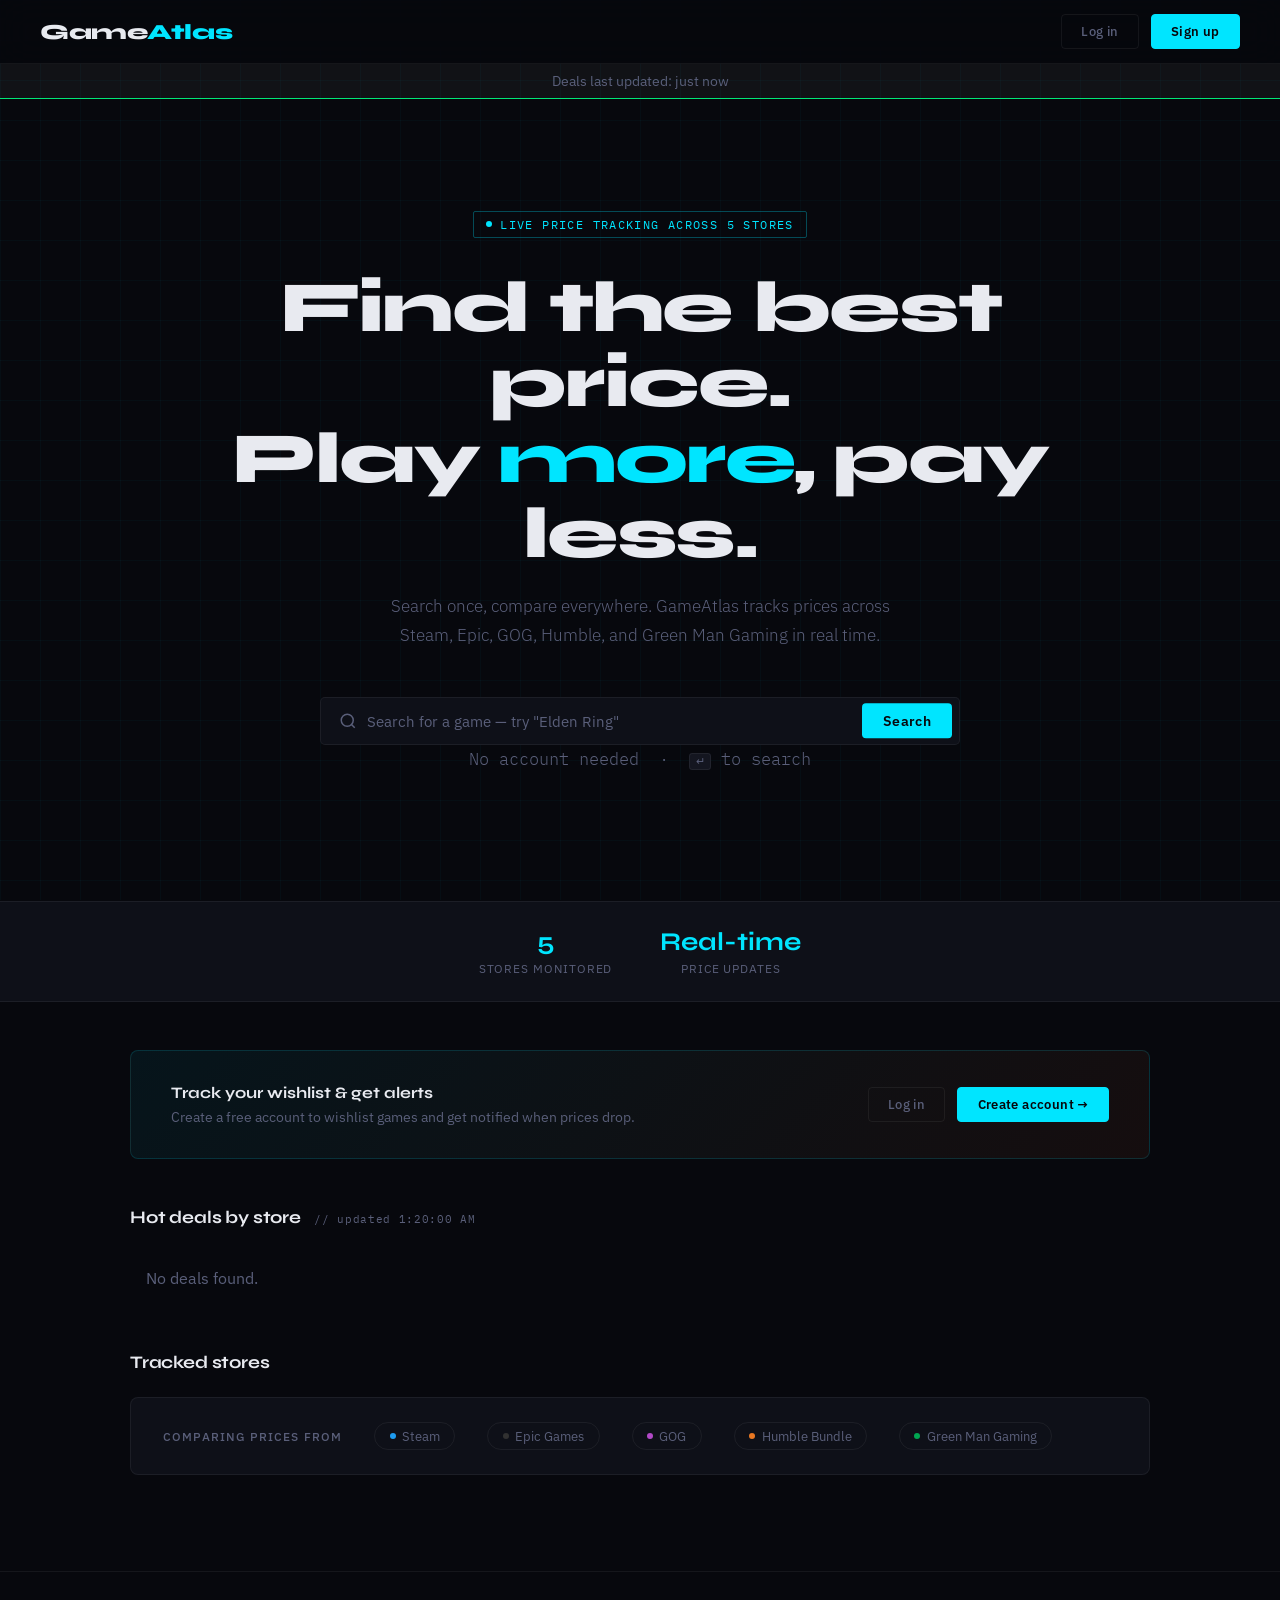
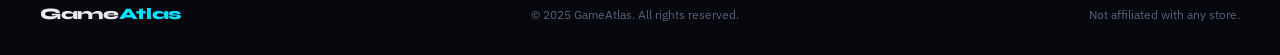
<file: IT340-Website/index.html>
<!DOCTYPE html>
<html lang="en">
<head>
  <meta charset="UTF-8" />
  <meta name="viewport" content="width=device-width, initial-scale=1.0" />
  <title>GameAtlas — Track. Compare. Save.</title>
  <link rel="preconnect" href="https://fonts.googleapis.com" />
  <link rel="preconnect" href="https://fonts.gstatic.com" crossorigin />
  <link href="https://fonts.googleapis.com/css2?family=Syne:wght@400;600;700;800&family=IBM+Plex+Sans:wght@300;400;500&family=IBM+Plex+Mono:wght@400;500&display=swap" rel="stylesheet" />
  <link rel="stylesheet" href="style.css" />
  <link rel="stylesheet" href="index.css" />
  <style>
    .cache-banner {
      display: flex;
      align-items: center;
      justify-content: center;
      gap: 1rem;
      padding: 0.5rem 1.5rem;
      background: rgba(255,255,255,0.04);
      border-bottom: 1px solid var(--green);
      font-size: 0.85rem;
      color: var(--muted);
      transition: border-color 0.3s;
    }
    .refresh-btn {
      background: transparent;
      border: 1px solid var(--accent);
      color: var(--accent);
      padding: 0.25rem 0.75rem;
      border-radius: 6px;
      cursor: pointer;
      font-size: 0.8rem;
      transition: background 0.2s;
    }
    .refresh-btn:hover { background: var(--accent); color: #000; }
    .refresh-btn:disabled { opacity: 0.5; cursor: not-allowed; }
  </style>
</head>
<body>

  <!-- NAV -->
  <nav>
    <a href="index.html" class="logo">Game<span>Atlas</span></a>
    <div class="nav-actions" id="navActions"></div>
  </nav>

  <!-- CACHE BANNER -->
  <div id="cacheBanner" style="display:none;" class="cache-banner">
    <span id="cacheAgeText">Data cached</span>
    <button onclick="refreshDeals()" id="refreshBtn" class="refresh-btn" style="display:none;">↻ Refresh Now</button>
  </div>

  <!-- HERO -->
  <section class="hero">
    <div class="hero-tag">Live price tracking across 5 stores</div>
    <h1>Find the best price.<br/>Play <em>more</em>, pay less.</h1>
    <p>Search once, compare everywhere. GameAtlas tracks prices across Steam, Epic, GOG, Humble, and Green Man Gaming in real time.</p>
    <div class="search-wrap">
      <svg class="search-icon" width="18" height="18" viewBox="0 0 24 24" fill="none" stroke="currentColor" stroke-width="2">
        <circle cx="11" cy="11" r="8"/><path d="m21 21-4.35-4.35"/>
      </svg>
      <input class="search-input" type="text" id="searchInput" placeholder="Search for a game — try &quot;Elden Ring&quot;" />
      <button class="search-btn" onclick="searchGames()">Search</button>
    </div>
    <p class="search-hint">No account needed &nbsp;·&nbsp; <kbd>↵</kbd> to search</p>
  </section>

  <!-- STATS -->
  <div class="stats-strip">
    <div class="stat"><span class="stat-num">5</span><span class="stat-label">Stores monitored</span></div>
    <div class="stat"><span class="stat-num">Real-time</span><span class="stat-label">Price updates</span></div>
  </div>

  <!-- MAIN -->
  <main class="main">

    <!-- AUTH PROMPT — shown only when logged out -->
    <div class="auth-prompt" id="authPrompt" style="display:none;">
      <div class="auth-prompt-text">
        <h3>Track your wishlist &amp; get alerts</h3>
        <p>Create a free account to wishlist games and get notified when prices drop.</p>
      </div>
      <div class="auth-prompt-actions">
        <a href="login.html" class="btn btn-ghost">Log in</a>
        <a href="register.html" class="btn btn-accent">Create account →</a>
      </div>
    </div>

    <!-- WISHLIST SECTION — shown only when logged in -->
    <div id="wishlistSection" style="display:none;">
      <div class="section-header">
        <div class="section-title">Your wishlist <span id="wishlistCount"></span></div>
        <button onclick="clearWishlist()" class="see-all" style="background:none;border:none;cursor:pointer;color:var(--red);">Clear all</button>
      </div>
      <div id="wishlistEmpty" style="display:none;padding:1.5rem;background:var(--surface);border:1px solid var(--border);border-radius:8px;color:var(--muted);font-size:0.88rem;margin-bottom:2rem;">
        Your wishlist is empty. Search for games below and click <strong>★ Wishlist</strong> to start tracking prices.
      </div>
      <div class="deals-grid" id="wishlistGrid"></div>
    </div>

    <!-- SEARCH RESULTS (hidden by default) -->
    <div id="searchResults" style="display:none;">
      <div class="section-header">
        <div class="section-title">Search results <span id="searchResultsLabel"></span></div>
        <button onclick="clearSearch()" class="see-all" style="background:none;border:none;cursor:pointer;">✕ Clear</button>
      </div>
      <div class="deals-grid" id="searchResultsGrid"></div>
    </div>

    <!-- HOT DEALS BY STORE -->
    <div id="dealsSection">
      <div class="section-header">
        <div class="section-title">Hot deals by store <span id="dealsTimestamp">// loading...</span></div>
      </div>
      <div class="deals-grid" id="dealsGrid">
        <div class="store-deal-card skeleton-card"><div class="skeleton-header"></div><div class="skeleton-row"></div><div class="skeleton-row"></div><div class="skeleton-row"></div></div>
        <div class="store-deal-card skeleton-card"><div class="skeleton-header"></div><div class="skeleton-row"></div><div class="skeleton-row"></div><div class="skeleton-row"></div></div>
        <div class="store-deal-card skeleton-card"><div class="skeleton-header"></div><div class="skeleton-row"></div><div class="skeleton-row"></div><div class="skeleton-row"></div></div>
        <div class="store-deal-card skeleton-card"><div class="skeleton-header"></div><div class="skeleton-row"></div><div class="skeleton-row"></div><div class="skeleton-row"></div></div>
        <div class="store-deal-card skeleton-card"><div class="skeleton-header"></div><div class="skeleton-row"></div><div class="skeleton-row"></div><div class="skeleton-row"></div></div>
      </div>
    </div>

    <!-- STORES BAR -->
    <div class="section-header" style="margin-top:2rem;">
      <div class="section-title">Tracked stores</div>
    </div>
    <div class="stores-bar">
      <span class="stores-label">Comparing prices from</span>
      <div class="store-pill"><span class="store-pill-dot" style="background:#1d9bf0"></span>Steam</div>
      <div class="store-pill"><span class="store-pill-dot" style="background:#313131"></span>Epic Games</div>
      <div class="store-pill"><span class="store-pill-dot" style="background:#b249c7"></span>GOG</div>
      <div class="store-pill"><span class="store-pill-dot" style="background:#e87722"></span>Humble Bundle</div>
      <div class="store-pill"><span class="store-pill-dot" style="background:#00a651"></span>Green Man Gaming</div>
    </div>

  </main>

  <!-- FOOTER -->
  <footer>
    <a href="index.html" class="logo">Game<span>Atlas</span></a>
    <span>© 2025 GameAtlas. All rights reserved.</span>
    <span>Not affiliated with any store.</span>
  </footer>

  <script>
    const BACKEND      = 'http://192.168.199.131';
    const CACHE_TTL_MS = 60 * 60 * 1000;

    const STORES = {
      1:  { name: 'Steam',            color: '#1d9bf0' },
      25: { name: 'Epic Games',       color: '#313131' },
      7:  { name: 'GOG',              color: '#b249c7' },
      11: { name: 'Humble Bundle',    color: '#e87722' },
      23: { name: 'Green Man Gaming', color: '#00a651' },
    };
    const STORE_IDS = Object.keys(STORES).map(Number);

    // ── Auth helpers ──────────────────────────────────────────────────
    function getUser()    { try { return JSON.parse(localStorage.getItem('ga_user')); } catch { return null; } }
    function isLoggedIn() { return !!getUser(); }
    function logout() { localStorage.removeItem('ga_user'); location.reload(); }

    // ── Wishlist helpers (DB backed) ──────────────────────────────────
    let _wishlist = [];

    async function loadWishlist() {
      const user = getUser();
      if (!user || !user.id) return;
      try {
        const res  = await fetch(`${BACKEND}/api/wishlist/${user.id}`);
        const data = await res.json();
        _wishlist  = data.games || [];
      } catch (err) {
        console.warn('Could not load wishlist:', err);
        _wishlist = [];
      }
    }

    function isWishlisted(gameID) {
      return _wishlist.some(g => g.gameID === gameID);
    }

    async function addToWishlist(gameID, title, thumb) {
      const user = getUser();
      if (!user || !user.id) {
        console.warn('addToWishlist: no user id found in localStorage', user);
        return;
      }
      try {
        const res  = await fetch(`${BACKEND}/api/wishlist/${user.id}/add`, {
          method:  'POST',
          headers: { 'Content-Type': 'application/json' },
          body:    JSON.stringify({ gameID, title, thumb })
        });
        const data = await res.json();
        _wishlist  = data.games || _wishlist;
        renderWishlist();
      } catch (err) {
        console.error('Could not add to wishlist:', err);
      }
    }

    async function removeFromWishlist(gameID) {
      const user = getUser();
      if (!user || !user.id) return;
      try {
        const res  = await fetch(`${BACKEND}/api/wishlist/${user.id}/remove/${gameID}`, { method: 'DELETE' });
        const data = await res.json();
        _wishlist  = data.games || _wishlist;
        renderWishlist();
      } catch (err) {
        console.error('Could not remove from wishlist:', err);
      }
    }

    async function clearWishlist() {
      if (!confirm('Remove all games from your wishlist?')) return;
      const user = getUser();
      if (!user || !user.id) return;
      try {
        await fetch(`${BACKEND}/api/wishlist/${user.id}/clear`, { method: 'DELETE' });
        _wishlist = [];
        renderWishlist();
      } catch (err) {
        console.error('Could not clear wishlist:', err);
      }
    }

    // ── Cache banner ──────────────────────────────────────────────────
    function formatAge(ms) {
      const mins = Math.floor(ms / 60000);
      if (mins < 1)  return 'just now';
      if (mins < 60) return `${mins} minute${mins > 1 ? 's' : ''} ago`;
      return `${Math.floor(mins / 60)} hour(s) ago`;
    }

    function updateBanner(ageMs, fresh) {
      const banner = document.getElementById('cacheBanner');
      const text   = document.getElementById('cacheAgeText');
      const btn    = document.getElementById('refreshBtn');
      banner.style.display     = 'flex';
      text.textContent         = `Deals last updated: ${formatAge(ageMs)}`;
      btn.style.display        = fresh ? 'none' : 'inline-block';
      banner.style.borderColor = fresh ? 'var(--green)' : 'var(--red)';
    }

    // ── Nav ───────────────────────────────────────────────────────────
    function renderNav() {
      const nav  = document.getElementById('navActions');
      const user = getUser();
      if (user) {
        nav.innerHTML = `
          <span style="font-size:0.82rem;color:var(--muted);">Hi, <strong style="color:var(--text)">${escHtml(user.name)}</strong></span>
          <button onclick="logout()" class="btn btn-ghost">Log out</button>`;
      } else {
        nav.innerHTML = `
          <a href="login.html" class="btn btn-ghost">Log in</a>
          <a href="register.html" class="btn btn-accent">Sign up</a>`;
      }
    }

    function renderAuthState() {
      if (isLoggedIn()) {
        document.getElementById('authPrompt').style.display      = 'none';
        document.getElementById('wishlistSection').style.display = 'block';
        renderWishlist();
      } else {
        document.getElementById('authPrompt').style.display      = 'flex';
        document.getElementById('wishlistSection').style.display = 'none';
      }
    }

    // ── Render wishlist grid ──────────────────────────────────────────
    async function renderWishlist() {
      const grid  = document.getElementById('wishlistGrid');
      const empty = document.getElementById('wishlistEmpty');
      const count = document.getElementById('wishlistCount');

      count.textContent = _wishlist.length ? `// ${_wishlist.length} game${_wishlist.length !== 1 ? 's' : ''}` : '';

      if (!_wishlist.length) {
        grid.innerHTML      = '';
        empty.style.display = 'block';
        return;
      }
      empty.style.display = 'none';

      grid.innerHTML = Array(_wishlist.length).fill(`
        <div class="store-deal-card skeleton-card">
          <div class="skeleton-header"></div>
          <div class="skeleton-row"></div>
          <div class="skeleton-row"></div>
        </div>`).join('');

      const detailed = await Promise.allSettled(
        _wishlist.map(g =>
          fetch(`https://www.cheapshark.com/api/1.0/games?id=${g.gameID}`)
            .then(r => r.json())
            .then(data => ({ ...data, gameID: g.gameID }))
        )
      );

      let html = '';
      detailed.forEach(result => {
        if (result.status !== 'fulfilled') return;
        const game  = result.value;
        const info  = game.info;
        const deals = (game.deals || []).filter(d => STORES[parseInt(d.storeID)]);
        if (!info || !deals.length) return;

        const bestDeal  = deals.sort((a, b) => parseFloat(a.price) - parseFloat(b.price))[0];
        const storeInfo = STORES[parseInt(bestDeal.storeID)];

        html += `
          <div class="store-deal-card">
            <div class="store-deal-header" style="gap:0.75rem;align-items:flex-start;padding:1rem 1.25rem;">
              ${info.thumb ? `<img src="${info.thumb}" alt="${escHtml(info.title)}" style="width:42px;height:42px;object-fit:cover;border-radius:6px;flex-shrink:0;">` : ''}
              <div style="flex:1;min-width:0;">
                <div class="store-deal-name" style="white-space:normal;font-size:0.88rem;">${escHtml(info.title)}</div>
                ${storeInfo ? `<div style="font-size:0.7rem;color:var(--muted);margin-top:0.15rem;">Best on <span style="color:${storeInfo.color}">${storeInfo.name}</span></div>` : ''}
              </div>
              <button onclick="removeFromWishlist('${game.gameID}')"
                style="background:none;border:none;color:var(--muted);cursor:pointer;font-size:1rem;flex-shrink:0;"
                title="Remove from wishlist">✕</button>
            </div>
            <div class="store-deal-list">
              ${deals.slice(0, 3).map(d => {
                const s   = STORES[parseInt(d.storeID)];
                const sp  = parseFloat(d.price) === 0 ? 'FREE' : `$${parseFloat(d.price).toFixed(2)}`;
                const sv  = Math.round((1 - parseFloat(d.price) / parseFloat(d.retailPrice)) * 100);
                const url = `https://www.cheapshark.com/redirect?dealID=${d.dealID}`;
                return `
                  <a class="store-deal-row" href="${url}" target="_blank" rel="noopener">
                    <div class="store-deal-thumb" style="background:var(--surface2);display:flex;align-items:center;justify-content:center;">
                      <span style="width:8px;height:8px;border-radius:50%;background:${s.color}"></span>
                    </div>
                    <div class="store-deal-info">
                      <div class="store-deal-title">${s.name}</div>
                      <div class="store-deal-sub">Was $${parseFloat(d.retailPrice).toFixed(2)}</div>
                    </div>
                    <div class="store-deal-price">
                      <span class="price-current">${sp}</span>
                      ${sv > 0 ? `<span class="deal-badge">−${sv}%</span>` : ''}
                    </div>
                  </a>`;
              }).join('')}
            </div>
          </div>`;
      });

      grid.innerHTML = html || '';
    }

    // ── Fetch store deals ─────────────────────────────────────────────
    async function fetchStoreDeals(storeId, pageSize = 3) {
      const res = await fetch(`https://www.cheapshark.com/api/1.0/deals?storeID=${storeId}&pageSize=${pageSize}&sortBy=DealRating&onSale=1`);
      if (!res.ok) throw new Error(`Store ${storeId} fetch failed`);
      return res.json();
    }

    function buildDealCard(storeId, deals) {
      const store = STORES[storeId];
      if (!store) return '';

      const rows = deals.map(d => {
        const savings     = Math.round(parseFloat(d.savings));
        const salePriceF  = parseFloat(d.salePrice);
        const salePrice   = salePriceF === 0 ? 'FREE' : `$${salePriceF.toFixed(2)}`;
        const normalPrice = `$${parseFloat(d.normalPrice).toFixed(2)}`;
        const thumb       = d.thumb
          ? `<img src="${d.thumb}" alt="" style="width:36px;height:36px;object-fit:cover;border-radius:5px;" onerror="this.style.display='none'">`
          : `<div style="width:36px;height:36px;border-radius:5px;background:var(--surface2);display:flex;align-items:center;justify-content:center;font-size:1rem;">🎮</div>`;
        return `
          <a class="store-deal-row" href="https://www.cheapshark.com/redirect?dealID=${d.dealID}" target="_blank" rel="noopener" title="${d.title}">
            <div class="store-deal-thumb">${thumb}</div>
            <div class="store-deal-info">
              <div class="store-deal-title">${escHtml(d.title)}</div>
              <div class="store-deal-sub">Was ${normalPrice}</div>
            </div>
            <div class="store-deal-price">
              <span class="price-current">${salePrice}</span>
              <span class="deal-badge">−${savings}%</span>
            </div>
          </a>`;
      }).join('');

      return `
        <div class="store-deal-card">
          <div class="store-deal-header">
            <span class="store-deal-dot" style="background:${store.color}"></span>
            <span class="store-deal-name">${store.name}</span>
            <span class="store-deal-count">${deals.length} deal${deals.length !== 1 ? 's' : ''}</span>
          </div>
          <div class="store-deal-list">${rows}</div>
        </div>`;
    }

    function renderDeals(data) {
      const grid = document.getElementById('dealsGrid');
      const ts   = document.getElementById('dealsTimestamp');
      let html   = '';
      STORE_IDS.forEach(id => {
        if (data[id] && data[id].length > 0) html += buildDealCard(id, data[id]);
      });
      grid.innerHTML = html || '<p style="color:var(--muted);padding:1rem;">No deals found.</p>';
      ts.textContent = `// updated ${new Date().toLocaleTimeString()}`;
    }

    async function loadAllDeals() {
      const grid = document.getElementById('dealsGrid');
      const ts   = document.getElementById('dealsTimestamp');

      grid.innerHTML = Array(5).fill(`
        <div class="store-deal-card skeleton-card">
          <div class="skeleton-header"></div>
          <div class="skeleton-row"></div>
          <div class="skeleton-row"></div>
          <div class="skeleton-row"></div>
        </div>`).join('');
      ts.textContent = '// loading...';

      try {
        const cacheRes = await fetch(`${BACKEND}/api/cache/deals`);
        if (cacheRes.ok) {
          const { data, ageMs, fresh } = await cacheRes.json();
          updateBanner(ageMs, fresh);
          if (fresh) { renderDeals(data); return; }
        }
      } catch (err) {
        console.warn('Cache unreachable, fetching live:', err);
      }

      await refreshDeals();
    }

    async function refreshDeals() {
      const btn  = document.getElementById('refreshBtn');
      const grid = document.getElementById('dealsGrid');
      const ts   = document.getElementById('dealsTimestamp');

      if (btn) { btn.textContent = '↻ Refreshing...'; btn.disabled = true; }

      grid.innerHTML = Array(5).fill(`
        <div class="store-deal-card skeleton-card">
          <div class="skeleton-header"></div>
          <div class="skeleton-row"></div>
          <div class="skeleton-row"></div>
          <div class="skeleton-row"></div>
        </div>`).join('');
      ts.textContent = '// refreshing...';

      try {
        const results   = await Promise.allSettled(STORE_IDS.map(id => fetchStoreDeals(id, 3)));
        const freshData = {};
        results.forEach((result, i) => {
          const storeId = STORE_IDS[i];
          if (result.status === 'fulfilled' && result.value.length > 0)
            freshData[storeId] = result.value;
        });

        try {
          await fetch(`${BACKEND}/api/cache/deals`, {
            method:  'POST',
            headers: { 'Content-Type': 'application/json' },
            body:    JSON.stringify({ data: freshData })
          });
        } catch (err) {
          console.warn('Could not save to cache:', err);
        }

        renderDeals(freshData);
        updateBanner(0, true);
      } catch (err) {
        grid.innerHTML = '<p style="color:var(--red);padding:1rem;">Error loading deals. Try again.</p>';
        ts.textContent = '// error';
        console.error(err);
      } finally {
        if (btn) { btn.textContent = '↻ Refresh Now'; btn.disabled = false; }
      }
    }

    // ── Search ────────────────────────────────────────────────────────
    async function searchGames() {
      const query = document.getElementById('searchInput').value.trim();
      if (!query) return;

      const resultsSection = document.getElementById('searchResults');
      const resultsGrid    = document.getElementById('searchResultsGrid');
      const label          = document.getElementById('searchResultsLabel');

      resultsGrid.innerHTML        = `<div style="color:var(--muted);padding:1rem;font-size:0.85rem;">Searching...</div>`;
      resultsSection.style.display = 'block';
      label.textContent            = `// "${query}"`;
      resultsSection.scrollIntoView({ behavior: 'smooth', block: 'start' });

      try {
        const res   = await fetch(`https://www.cheapshark.com/api/1.0/games?title=${encodeURIComponent(query)}&limit=12`);
        const games = await res.json();

        if (!games.length) {
          resultsGrid.innerHTML = `<p style="color:var(--muted);padding:1rem;">No results for "<strong>${escHtml(query)}</strong>".</p>`;
          return;
        }

        const detailed = await Promise.allSettled(
          games.slice(0, 12).map(g =>
            fetch(`https://www.cheapshark.com/api/1.0/games?id=${g.gameID}`)
              .then(r => r.json())
              .then(data => ({ ...data, gameID: g.gameID, cheapestPriceEver: g.cheapestPriceEver, thumb: g.thumb }))
          )
        );

        let html = '';
        detailed.forEach(result => {
          if (result.status !== 'fulfilled') return;
          const game  = result.value;
          const info  = game.info;
          const cheap = game.cheapestPriceEver;
          const deals = (game.deals || []).filter(d => STORES[parseInt(d.storeID)]);
          if (!info || !deals.length) return;

          const bestDeal   = deals.sort((a, b) => parseFloat(a.price) - parseFloat(b.price))[0];
          const storeInfo  = STORES[parseInt(bestDeal.storeID)];
          const wishlisted = isWishlisted(game.gameID);

          html += `
            <div class="store-deal-card search-result-card">
              <div class="store-deal-header" style="gap:0.75rem;align-items:flex-start;padding:1rem 1.25rem;">
                ${info.thumb ? `<img src="${info.thumb}" alt="${escHtml(info.title)}" style="width:48px;height:48px;object-fit:cover;border-radius:6px;flex-shrink:0;">` : ''}
                <div style="flex:1;min-width:0;">
                  <div class="store-deal-name" style="white-space:normal;font-size:0.9rem;">${escHtml(info.title)}</div>
                  ${storeInfo ? `<div style="font-size:0.7rem;color:var(--muted);margin-top:0.2rem;">Best on <span style="color:${storeInfo.color}">${storeInfo.name}</span></div>` : ''}
                </div>
                ${isLoggedIn() ? `
                  <button
                    id="wl-btn-${game.gameID}"
                    onclick="toggleWishlist('${game.gameID}', '${escHtml(info.title)}', '${info.thumb || ''}')"
                    class="wishlist-btn ${wishlisted ? 'wishlisted' : ''}"
                    title="${wishlisted ? 'Remove from wishlist' : 'Add to wishlist'}">
                    ${wishlisted ? '★' : '☆'}
                  </button>` : ''}
              </div>
              <div class="store-deal-list">
                ${deals.slice(0, 3).map(d => {
                  const s   = STORES[parseInt(d.storeID)];
                  const sp  = parseFloat(d.price) === 0 ? 'FREE' : `$${parseFloat(d.price).toFixed(2)}`;
                  const sv  = Math.round((1 - parseFloat(d.price) / parseFloat(d.retailPrice)) * 100);
                  const url = `https://www.cheapshark.com/redirect?dealID=${d.dealID}`;
                  return `
                    <a class="store-deal-row" href="${url}" target="_blank" rel="noopener">
                      <div class="store-deal-thumb" style="background:var(--surface2);display:flex;align-items:center;justify-content:center;">
                        <span style="width:8px;height:8px;border-radius:50%;background:${s.color}"></span>
                      </div>
                      <div class="store-deal-info">
                        <div class="store-deal-title">${s.name}</div>
                        <div class="store-deal-sub">Was $${parseFloat(d.retailPrice).toFixed(2)}</div>
                      </div>
                      <div class="store-deal-price">
                        <span class="price-current">${sp}</span>
                        ${sv > 0 ? `<span class="deal-badge">−${sv}%</span>` : ''}
                      </div>
                    </a>`;
                }).join('')}
                ${cheap ? `<div style="padding:0.5rem 1.25rem;font-size:0.7rem;color:var(--muted);border-top:1px solid var(--border);margin-top:0.25rem;">
                  All-time low: <span style="color:var(--green);font-family:'IBM Plex Mono',monospace;">$${parseFloat(cheap.price).toFixed(2)}</span>
                </div>` : ''}
              </div>
            </div>`;
        });

        resultsGrid.innerHTML = html || `<p style="color:var(--muted);padding:1rem;">No deals found from tracked stores.</p>`;
      } catch (err) {
        resultsGrid.innerHTML = `<p style="color:var(--red);padding:1rem;">Error fetching results. Try again.</p>`;
        console.error(err);
      }
    }

    async function toggleWishlist(gameID, title, thumb) {
      const btn = document.getElementById(`wl-btn-${gameID}`);
      if (isWishlisted(gameID)) {
        await removeFromWishlist(gameID);
        if (btn) { btn.textContent = '☆'; btn.classList.remove('wishlisted'); btn.title = 'Add to wishlist'; }
      } else {
        await addToWishlist(gameID, title, thumb);
        if (btn) { btn.textContent = '★'; btn.classList.add('wishlisted'); btn.title = 'Remove from wishlist'; }
      }
    }

    function clearSearch() {
      document.getElementById('searchResults').style.display = 'none';
      document.getElementById('searchInput').value = '';
    }

    function escHtml(str) {
      return String(str)
        .replace(/&/g, '&amp;')
        .replace(/</g, '&lt;')
        .replace(/>/g, '&gt;')
        .replace(/"/g, '&quot;');
    }

    // ── Init ──────────────────────────────────────────────────────────
    document.addEventListener('DOMContentLoaded', async () => {
      renderNav();
      if (isLoggedIn()) await loadWishlist();
      renderAuthState();
      loadAllDeals();
      document.getElementById('searchInput').addEventListener('keydown', e => {
        if (e.key === 'Enter') searchGames();
      });
    });
  </script>

</body>
</html>
</file>
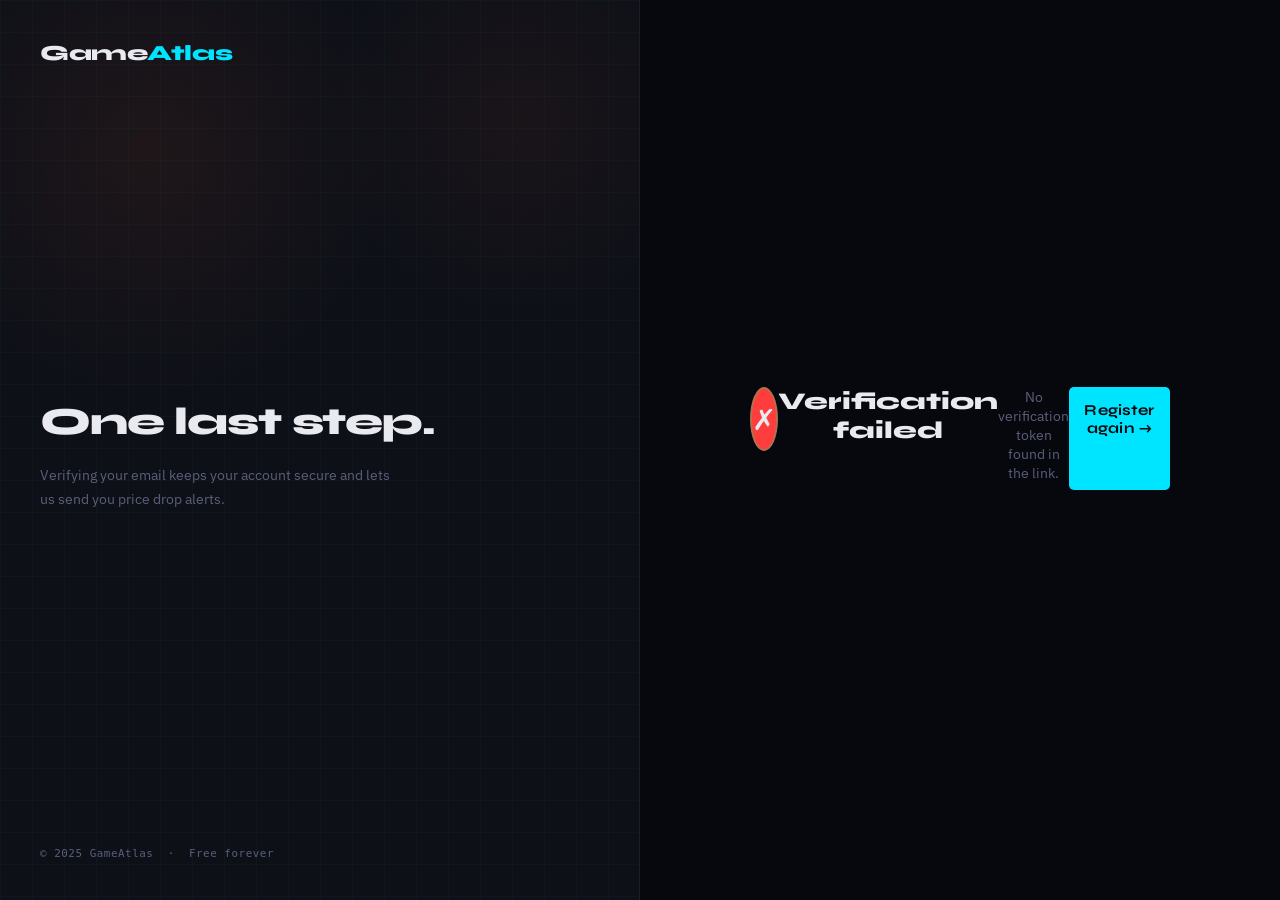
<file: IT340-Website/verify.html>
<!DOCTYPE html>
<html lang="en">
<head>
  <meta charset="UTF-8" />
  <meta name="viewport" content="width=device-width, initial-scale=1.0" />
  <title>Verify Email — GameAtlas</title>
  <link rel="preconnect" href="https://fonts.googleapis.com" />
  <link rel="preconnect" href="https://fonts.gstatic.com" crossorigin />
  <link href="https://fonts.googleapis.com/css2?family=Syne:wght@400;600;700;800&family=IBM+Plex+Sans:wght@300;400;500&display=swap" rel="stylesheet" />
  <link rel="stylesheet" href="style.css" />
  <link rel="stylesheet" href="register.css" />
</head>
<body class="auth-body">

  <div class="left-panel register-panel">
    <div class="grid-bg"></div>
    <a href="index.html" class="left-logo">Game<span>Atlas</span></a>
    <div class="left-content">
      <h2>One last step.</h2>
      <p>Verifying your email keeps your account secure and lets us send you price drop alerts.</p>
    </div>
    <div class="left-footer">© 2025 GameAtlas &nbsp;·&nbsp; Free forever</div>
  </div>

  <div class="right-panel">
    <div class="form-container">
      <div class="success-screen" id="loadingView" style="display:flex">
        <div class="success-icon" style="font-size:2rem">⏳</div>
        <h2>Verifying...</h2>
        <p>Please wait while we verify your email address.</p>
      </div>

      <div class="success-screen" id="successView">
        <div class="success-icon">✓</div>
        <h2>Email verified!</h2>
        <p>Your account is now active. You can log in to GameAtlas.</p>
        <a href="login.html" class="submit-btn" style="display:block;text-decoration:none;text-align:center;padding:0.9rem;">
          Log in →
        </a>
      </div>

      <div class="success-screen" id="errorView">
        <div class="success-icon" style="background:var(--red)">✗</div>
        <h2>Verification failed</h2>
        <p id="errorText">This link is invalid or has expired.</p>
        <a href="register.html" class="submit-btn" style="display:block;text-decoration:none;text-align:center;padding:0.9rem;">
          Register again →
        </a>
      </div>
    </div>
  </div>

  <script>
    const BACKEND = 'http://192.168.199.131';

    const token = new URLSearchParams(window.location.search).get('token');

    function show(id) {
      ['loadingView','successView','errorView'].forEach(v => {
        document.getElementById(v).style.display = 'none';
      });
      document.getElementById(id).style.display = 'flex';
    }

    if (!token) {
      show('errorView');
      document.getElementById('errorText').textContent = 'No verification token found in the link.';
    } else {
      fetch(`${BACKEND}/api/verify?token=${token}`)
        .then(res => res.json().then(data => ({ ok: res.ok, data })))
        .then(({ ok, data }) => {
          if (ok) {
            show('successView');
          } else {
            show('errorView');
            document.getElementById('errorText').textContent = data.message || 'Verification failed.';
          }
        })
        .catch(() => {
          show('errorView');
          document.getElementById('errorText').textContent = 'Could not reach the server.';
        });
    }
  </script>
</body>
</html>
</file>
<file: IT340-Website/style.css>
/* ── SHARED VARIABLES & RESET ── */
:root {
  --bg: #07080d;
  --surface: #0e1018;
  --surface2: #141620;
  --border: rgba(255,255,255,0.06);
  --accent: #00e5ff;
  --accent2: #ff6b2b;
  --text: #e8eaf0;
  --muted: #5a5f7a;
  --green: #00e676;
  --red: #ff3d3d;
}
* { margin: 0; padding: 0; box-sizing: border-box; }
html { scroll-behavior: smooth; }

body {
  font-family: 'IBM Plex Sans', sans-serif;
  background: var(--bg);
  color: var(--text);
  min-height: 100vh;
  overflow-x: hidden;
}

/* ── SCROLLBAR ── */
::-webkit-scrollbar { width: 6px; height: 6px; }
::-webkit-scrollbar-track { background: var(--bg); }
::-webkit-scrollbar-thumb { background: var(--surface2); border-radius: 3px; }
::-webkit-scrollbar-thumb:hover { background: var(--muted); }

/* ── BUTTONS ── */
.btn {
  font-family: 'IBM Plex Sans', sans-serif;
  font-size: 0.82rem;
  font-weight: 500;
  padding: 0.5rem 1.2rem;
  border-radius: 4px;
  cursor: pointer;
  text-decoration: none;
  transition: all 0.2s;
  letter-spacing: 0.03em;
  display: inline-block;
}
.btn-ghost {
  background: transparent;
  border: 1px solid var(--border);
  color: var(--muted);
}
.btn-ghost:hover { border-color: var(--accent); color: var(--accent); }
.btn-accent {
  background: var(--accent);
  border: 1px solid var(--accent);
  color: #07080d;
  font-weight: 600;
}
.btn-accent:hover { background: #33ecff; }

/* ── LOGO ── */
.logo {
  font-family: 'Syne', sans-serif;
  font-weight: 800;
  font-size: 1.35rem;
  letter-spacing: -0.02em;
  color: var(--text);
  text-decoration: none;
}
.logo span { color: var(--accent); }

/* ── AUTH LAYOUT ── */
.auth-body {
  display: grid;
  grid-template-columns: 1fr 1fr;
  min-height: 100vh;
}

.left-panel {
  position: relative;
  overflow: hidden;
  display: flex;
  flex-direction: column;
  justify-content: space-between;
  padding: 2.5rem;
  background: var(--surface);
  border-right: 1px solid var(--border);
}
.left-panel::before {
  content: '';
  position: absolute;
  bottom: -100px; left: -100px;
  width: 500px; height: 500px;
  background: radial-gradient(circle, rgba(0,229,255,0.07) 0%, transparent 70%);
  pointer-events: none;
}
.left-panel::after {
  content: '';
  position: absolute;
  top: -80px; right: -80px;
  width: 400px; height: 400px;
  background: radial-gradient(circle, rgba(255,107,43,0.05) 0%, transparent 70%);
  pointer-events: none;
}
.grid-bg {
  position: absolute;
  inset: 0;
  background-image:
    linear-gradient(rgba(0,229,255,0.03) 1px, transparent 1px),
    linear-gradient(90deg, rgba(0,229,255,0.03) 1px, transparent 1px);
  background-size: 32px 32px;
  pointer-events: none;
}
.left-logo {
  position: relative;
  z-index: 1;
  font-family: 'Syne', sans-serif;
  font-weight: 800;
  font-size: 1.35rem;
  letter-spacing: -0.02em;
  color: var(--text);
  text-decoration: none;
}
.left-logo span { color: var(--accent); }

.left-content {
  position: relative;
  z-index: 1;
}
.left-content h2 {
  font-family: 'Syne', sans-serif;
  font-weight: 800;
  font-size: 2.4rem;
  line-height: 1.1;
  letter-spacing: -0.03em;
  margin-bottom: 1.2rem;
}
.left-content h2 em { font-style: normal; color: var(--accent); }
.left-content p {
  font-size: 0.9rem;
  color: var(--muted);
  line-height: 1.7;
  max-width: 360px;
}
.left-footer {
  position: relative;
  z-index: 1;
  font-family: 'IBM Plex Mono', monospace;
  font-size: 0.68rem;
  color: var(--muted);
  letter-spacing: 0.05em;
}

.right-panel {
  display: flex;
  align-items: center;
  justify-content: center;
  padding: 3rem 2.5rem;
  overflow-y: auto;
}
.form-container {
  width: 100%;
  max-width: 420px;
  animation: slideIn 0.5s ease;
}
@keyframes slideIn {
  from { opacity: 0; transform: translateX(20px); }
  to   { opacity: 1; transform: translateX(0); }
}

/* ── FORM HEADER ── */
.form-header { margin-bottom: 2rem; }
.form-header h1 {
  font-family: 'Syne', sans-serif;
  font-size: 1.7rem;
  font-weight: 800;
  letter-spacing: -0.03em;
  margin-bottom: 0.5rem;
}
.form-header p { font-size: 0.875rem; color: var(--muted); }
.form-header p a { color: var(--accent); text-decoration: none; }
.form-header p a:hover { text-decoration: underline; }

/* ── FORM INPUTS ── */
.form-group { margin-bottom: 1.1rem; }
label {
  display: block;
  font-size: 0.77rem;
  font-weight: 500;
  color: var(--muted);
  text-transform: uppercase;
  letter-spacing: 0.07em;
  margin-bottom: 0.4rem;
}
.input-wrap { position: relative; }
.input-icon {
  position: absolute;
  left: 1rem; top: 50%;
  transform: translateY(-50%);
  color: var(--muted);
  pointer-events: none;
}
input[type="text"],
input[type="email"],
input[type="password"] {
  width: 100%;
  padding: 0.8rem 1rem 0.8rem 2.9rem;
  background: var(--surface);
  border: 1px solid var(--border);
  border-radius: 5px;
  color: var(--text);
  font-family: 'IBM Plex Sans', sans-serif;
  font-size: 0.95rem;
  outline: none;
  transition: border-color 0.2s, box-shadow 0.2s;
}
input::placeholder { color: var(--muted); }
input:focus {
  border-color: var(--accent);
  box-shadow: 0 0 0 3px rgba(0,229,255,0.1);
}
input.valid   { border-color: var(--green); }
input.invalid { border-color: var(--red); }
input.error   { border-color: var(--red); box-shadow: 0 0 0 3px rgba(255,61,61,0.12); }

.input-status {
  position: absolute;
  right: 1rem; top: 50%;
  transform: translateY(-50%);
  font-size: 0.8rem;
  pointer-events: none;
}

/* ── SUBMIT BUTTON ── */
.submit-btn {
  width: 100%;
  padding: 0.9rem;
  background: var(--accent);
  border: none;
  border-radius: 5px;
  color: #07080d;
  font-family: 'Syne', sans-serif;
  font-size: 0.95rem;
  font-weight: 700;
  cursor: pointer;
  transition: background 0.2s, transform 0.1s;
  margin-bottom: 1.5rem;
  letter-spacing: 0.01em;
}
.submit-btn:hover { background: #33ecff; }
.submit-btn:disabled { background: var(--surface2); color: var(--muted); cursor: not-allowed; }
.submit-btn:active:not(:disabled) { transform: scale(0.99); }

/* ── ERROR MESSAGE ── */
.error-msg {
  background: rgba(255,61,61,0.1);
  border: 1px solid rgba(255,61,61,0.2);
  border-radius: 5px;
  padding: 0.7rem 1rem;
  font-size: 0.82rem;
  color: var(--red);
  margin-bottom: 1.25rem;
  display: none;
  align-items: center;
  gap: 0.5rem;
}
.error-msg.visible { display: flex; }

/* ── MOBILE ── */
@media (max-width: 768px) {
  .auth-body { grid-template-columns: 1fr; }
  .left-panel { display: none; }
}
</file>
<file: IT340-Website/index.css>
/* ── BACKGROUND GRID ── */
body::before {
  content: '';
  position: fixed;
  inset: 0;
  background-image:
    linear-gradient(rgba(0,229,255,0.03) 1px, transparent 1px),
    linear-gradient(90deg, rgba(0,229,255,0.03) 1px, transparent 1px);
  background-size: 40px 40px;
  pointer-events: none;
  z-index: 0;
}

/* ── NAV ── */
nav {
  position: sticky;
  top: 0;
  z-index: 100;
  display: flex;
  align-items: center;
  justify-content: space-between;
  padding: 0 2.5rem;
  height: 64px;
  background: rgba(7,8,13,0.85);
  backdrop-filter: blur(16px);
  border-bottom: 1px solid var(--border);
}
.nav-links {
  display: flex;
  align-items: center;
  gap: 2rem;
  list-style: none;
}
.nav-links a {
  font-size: 0.85rem;
  font-weight: 500;
  color: var(--muted);
  text-decoration: none;
  letter-spacing: 0.04em;
  text-transform: uppercase;
  transition: color 0.2s;
}
.nav-links a:hover { color: var(--text); }
.nav-actions { display: flex; gap: 0.75rem; align-items: center; }

/* ── HERO ── */
.hero {
  position: relative;
  z-index: 1;
  padding: 7rem 2.5rem 5rem;
  max-width: 900px;
  margin: 0 auto;
  text-align: center;
}
.hero-tag {
  display: inline-flex;
  align-items: center;
  gap: 0.5rem;
  font-family: 'IBM Plex Mono', monospace;
  font-size: 0.72rem;
  color: var(--accent);
  letter-spacing: 0.12em;
  text-transform: uppercase;
  border: 1px solid rgba(0,229,255,0.3);
  padding: 0.3rem 0.8rem;
  border-radius: 2px;
  margin-bottom: 2rem;
  animation: fadeUp 0.6s ease both;
}
.hero-tag::before {
  content: '';
  width: 6px; height: 6px;
  background: var(--accent);
  border-radius: 50%;
  animation: pulse 1.5s infinite;
}
@keyframes pulse {
  0%, 100% { opacity: 1; }
  50%       { opacity: 0.3; }
}
.hero h1 {
  font-family: 'Syne', sans-serif;
  font-weight: 800;
  font-size: clamp(2.8rem, 6vw, 4.5rem);
  line-height: 1.05;
  letter-spacing: -0.03em;
  color: var(--text);
  animation: fadeUp 0.6s 0.1s ease both;
  margin-bottom: 1.25rem;
}
.hero h1 em { font-style: normal; color: var(--accent); }
.hero p {
  font-size: 1.05rem;
  color: var(--muted);
  line-height: 1.7;
  max-width: 540px;
  margin: 0 auto 3rem;
  font-weight: 300;
  animation: fadeUp 0.6s 0.2s ease both;
}
@keyframes fadeUp {
  from { opacity: 0; transform: translateY(18px); }
  to   { opacity: 1; transform: translateY(0); }
}

/* ── SEARCH BAR ── */
.search-wrap {
  position: relative;
  max-width: 640px;
  margin: 0 auto;
  animation: fadeUp 0.6s 0.3s ease both;
}
.search-icon {
  position: absolute;
  left: 1.2rem; top: 50%;
  transform: translateY(-50%);
  color: var(--muted);
  pointer-events: none;
}
.search-input {
  width: 100%;
  padding: 1rem 9rem 1rem 3.2rem;
  background: var(--surface);
  border: 1px solid var(--border);
  border-radius: 6px;
  color: var(--text);
  font-family: 'IBM Plex Sans', sans-serif;
  font-size: 1rem;
  outline: none;
  transition: border-color 0.2s, box-shadow 0.2s;
}
.search-input::placeholder { color: var(--muted); }
.search-input:focus {
  border-color: var(--accent);
  box-shadow: 0 0 0 3px rgba(0,229,255,0.1), 0 0 20px rgba(0,229,255,0.08);
}
.search-btn {
  position: absolute;
  right: 0.5rem; top: 50%;
  transform: translateY(-50%);
  background: var(--accent);
  color: #07080d;
  border: none;
  padding: 0.55rem 1.3rem;
  border-radius: 4px;
  font-family: 'IBM Plex Sans', sans-serif;
  font-size: 0.85rem;
  font-weight: 600;
  cursor: pointer;
  transition: background 0.2s;
  letter-spacing: 0.03em;
}
.search-btn:hover { background: #33ecff; }
.search-hint {
  font-size: 0.75rem;
  color: var(--muted);
  margin-top: 0.6rem;
  font-family: 'IBM Plex Mono', monospace;
}
.search-hint kbd {
  background: var(--surface2);
  border: 1px solid var(--border);
  padding: 0.1rem 0.35rem;
  border-radius: 3px;
  font-size: 0.7rem;
}

/* ── STATS STRIP ── */
.stats-strip {
  position: relative;
  z-index: 1;
  display: flex;
  justify-content: center;
  gap: 3rem;
  padding: 1.5rem 2.5rem;
  border-top: 1px solid var(--border);
  border-bottom: 1px solid var(--border);
  background: var(--surface);
  animation: fadeUp 0.6s 0.4s ease both;
}
.stat { text-align: center; }
.stat-num {
  font-family: 'Syne', sans-serif;
  font-size: 1.6rem;
  font-weight: 700;
  color: var(--accent);
  display: block;
}
.stat-label {
  font-size: 0.72rem;
  color: var(--muted);
  letter-spacing: 0.08em;
  text-transform: uppercase;
}

/* ── MAIN ── */
.main {
  position: relative;
  z-index: 1;
  max-width: 1100px;
  margin: 0 auto;
  padding: 3rem 2.5rem;
}
.section-header {
  display: flex;
  align-items: center;
  justify-content: space-between;
  margin-bottom: 1.5rem;
}
.section-title {
  font-family: 'Syne', sans-serif;
  font-size: 1.1rem;
  font-weight: 700;
  color: var(--text);
  letter-spacing: -0.01em;
}
.section-title span {
  font-family: 'IBM Plex Mono', monospace;
  font-size: 0.7rem;
  font-weight: 400;
  color: var(--muted);
  margin-left: 0.6rem;
  letter-spacing: 0.06em;
}
.see-all {
  font-size: 0.78rem;
  color: var(--accent);
  text-decoration: none;
  letter-spacing: 0.04em;
  text-transform: uppercase;
  font-weight: 500;
}
.see-all:hover { text-decoration: underline; }

/* ── AUTH PROMPT ── */
.auth-prompt {
  background: linear-gradient(135deg, rgba(0,229,255,0.06) 0%, rgba(255,107,43,0.06) 100%);
  border: 1px solid rgba(0,229,255,0.15);
  border-radius: 8px;
  padding: 2rem 2.5rem;
  display: flex;
  align-items: center;
  justify-content: space-between;
  gap: 1rem;
  margin-bottom: 3rem;
}
.auth-prompt-text h3 {
  font-family: 'Syne', sans-serif;
  font-size: 1rem;
  font-weight: 700;
  margin-bottom: 0.35rem;
}
.auth-prompt-text p { font-size: 0.85rem; color: var(--muted); }
.auth-prompt-actions { display: flex; gap: 0.75rem; flex-shrink: 0; }

/* ── DEALS BY STORE ── */
.deals-grid {
  display: grid;
  grid-template-columns: repeat(auto-fill, minmax(300px, 1fr));
  gap: 1.5rem;
  margin-bottom: 3rem;
}
.store-deal-card {
  background: var(--surface);
  border: 1px solid var(--border);
  border-radius: 8px;
  overflow: hidden;
  transition: border-color 0.2s;
}
.store-deal-card:hover { border-color: rgba(0,229,255,0.2); }
.store-deal-header {
  display: flex;
  align-items: center;
  gap: 0.6rem;
  padding: 0.85rem 1.25rem;
  border-bottom: 1px solid var(--border);
  background: var(--surface2);
}
.store-deal-dot { width: 8px; height: 8px; border-radius: 50%; flex-shrink: 0; }
.store-deal-name {
  font-family: 'Syne', sans-serif;
  font-size: 0.85rem;
  font-weight: 700;
  letter-spacing: 0.02em;
}
.store-deal-count {
  margin-left: auto;
  font-family: 'IBM Plex Mono', monospace;
  font-size: 0.68rem;
  color: var(--muted);
}
.store-deal-list { padding: 0.5rem 0; }
.store-deal-row {
  display: flex;
  align-items: center;
  gap: 0.75rem;
  padding: 0.65rem 1.25rem;
  cursor: pointer;
  transition: background 0.15s;
}
.store-deal-row:hover { background: var(--surface2); }
.store-deal-thumb {
  width: 36px; height: 36px;
  border-radius: 5px;
  display: flex;
  align-items: center;
  justify-content: center;
  font-size: 1.1rem;
  flex-shrink: 0;
}
.store-deal-info { flex: 1; min-width: 0; }
.store-deal-title {
  font-family: 'Syne', sans-serif;
  font-size: 0.82rem;
  font-weight: 600;
  white-space: nowrap;
  overflow: hidden;
  text-overflow: ellipsis;
}
.store-deal-sub { font-size: 0.7rem; color: var(--muted); margin-top: 0.1rem; }
.store-deal-price { text-align: right; flex-shrink: 0; }
.store-deal-price .price-current { display: block; font-size: 0.85rem; }
.price-current {
  font-family: 'IBM Plex Mono', monospace;
  font-size: 0.85rem;
  font-weight: 500;
  color: var(--green);
}
.deal-badge {
  font-family: 'IBM Plex Mono', monospace;
  font-size: 0.65rem;
  font-weight: 500;
  padding: 0.15rem 0.4rem;
  border-radius: 3px;
  background: rgba(255,61,61,0.15);
  color: var(--red);
}

/* ── STORES BAR ── */
.stores-bar {
  border: 1px solid var(--border);
  border-radius: 8px;
  padding: 1.5rem 2rem;
  background: var(--surface);
  display: flex;
  align-items: center;
  gap: 2rem;
  margin-bottom: 3rem;
  overflow-x: auto;
}
.stores-label {
  font-size: 0.72rem;
  letter-spacing: 0.1em;
  text-transform: uppercase;
  color: var(--muted);
  white-space: nowrap;
  font-weight: 500;
}
.store-pill {
  display: flex;
  align-items: center;
  gap: 0.4rem;
  padding: 0.3rem 0.9rem;
  border: 1px solid var(--border);
  border-radius: 20px;
  font-size: 0.8rem;
  color: var(--muted);
  white-space: nowrap;
  cursor: pointer;
  transition: all 0.2s;
}
.store-pill:hover { border-color: var(--accent); color: var(--text); }
.store-pill-dot { width: 6px; height: 6px; border-radius: 50%; }

/* ── FOOTER ── */
footer {
  position: relative;
  z-index: 1;
  border-top: 1px solid var(--border);
  padding: 2rem 2.5rem;
  display: flex;
  align-items: center;
  justify-content: space-between;
  color: var(--muted);
  font-size: 0.78rem;
}
footer .logo { font-size: 1rem; }

/* ── RESPONSIVE ── */
@media (max-width: 768px) {
  nav { padding: 0 1.25rem; }
  .nav-links { display: none; }
  .hero { padding: 4rem 1.25rem 3rem; }
  .stats-strip { gap: 1.5rem; flex-wrap: wrap; }
  .main { padding: 2rem 1.25rem; }
  .auth-prompt { flex-direction: column; align-items: flex-start; }
  .deals-grid { grid-template-columns: 1fr; }
  footer { flex-direction: column; gap: 0.5rem; text-align: center; }
}

/* ── WISHLIST BUTTON ── */
.wishlist-btn {
  background: none;
  border: 1px solid var(--border);
  border-radius: 4px;
  color: var(--muted);
  cursor: pointer;
  font-size: 1.1rem;
  padding: 0.25rem 0.5rem;
  flex-shrink: 0;
  transition: all 0.2s;
  line-height: 1;
}
.wishlist-btn:hover    { border-color: var(--accent); color: var(--accent); }
.wishlist-btn.wishlisted { border-color: gold; color: gold; }

/* ── SKELETON LOADERS ── */
@keyframes shimmer {
  0%   { background-position: -400px 0; }
  100% { background-position:  400px 0; }
}
.skeleton-header, .skeleton-row {
  border-radius: 4px;
  background: linear-gradient(90deg, var(--surface2) 25%, var(--surface) 50%, var(--surface2) 75%);
  background-size: 400px 100%;
  animation: shimmer 1.4s infinite;
}
.skeleton-card  { pointer-events: none; }
.skeleton-header { height: 44px; margin: 0; border-radius: 0; }
.skeleton-row    { height: 52px; margin: 4px 12px; border-radius: 6px; }

/* ── SEARCH RESULT LINK ROWS ── */
.store-deal-row {
  text-decoration: none;
  color: inherit;
  display: flex;
}
</file>
<file: IT340-Website/register.css>
/* ── PROGRESS BAR ── */
.progress-bar { display: flex; gap: 0.35rem; margin-bottom: 2rem; }
.progress-step {
  flex: 1;
  height: 3px;
  border-radius: 2px;
  background: var(--surface2);
  transition: background 0.3s;
}
.progress-step.active { background: var(--accent); }
.progress-step.done   { background: var(--green); }

/* ── TWO-COL GRID ── */
.form-two-col { display: grid; grid-template-columns: 1fr 1fr; gap: 0.75rem; }
@media (max-width: 520px) { .form-two-col { grid-template-columns: 1fr; } }

/* ── FIELD HINT ── */
.field-hint {
  font-size: 0.72rem;
  color: var(--muted);
  margin-top: 0.3rem;
  display: flex;
  align-items: center;
  gap: 0.3rem;
}

/* ── PASSWORD STRENGTH ── */
.pw-strength { margin-top: 0.5rem; }
.pw-bars { display: flex; gap: 3px; margin-bottom: 0.3rem; }
.pw-bar {
  flex: 1;
  height: 3px;
  border-radius: 2px;
  background: var(--surface2);
  transition: background 0.3s;
}
.pw-bar.weak   { background: var(--red); }
.pw-bar.fair   { background: #ff9800; }
.pw-bar.good   { background: #ffeb3b; }
.pw-bar.strong { background: var(--green); }
.pw-label { font-size: 0.7rem; color: var(--muted); font-family: 'IBM Plex Mono', monospace; }

/* ── TERMS ── */
.terms-wrap { display: flex; align-items: flex-start; gap: 0.6rem; margin: 1.25rem 0; }
.terms-wrap input[type="checkbox"] {
  width: 16px; height: 16px;
  margin-top: 2px;
  accent-color: var(--accent);
  flex-shrink: 0;
  padding: 0;
}
.terms-text { font-size: 0.8rem; color: var(--muted); line-height: 1.5; }
.terms-text a { color: var(--accent); text-decoration: none; }
.terms-text a:hover { text-decoration: underline; }

/* ── SAVINGS CARD ── */
.savings-card {
  margin-top: 2.5rem;
  background: var(--surface2);
  border: 1px solid var(--border);
  border-radius: 8px;
  padding: 1.25rem 1.5rem;
  display: inline-flex;
  flex-direction: column;
  gap: 0.25rem;
}
.savings-label { font-size: 0.72rem; text-transform: uppercase; letter-spacing: 0.09em; color: var(--muted); }
.savings-num {
  font-family: 'Syne', sans-serif;
  font-size: 2rem;
  font-weight: 800;
  color: var(--green);
  letter-spacing: -0.03em;
}
.savings-sub { font-size: 0.78rem; color: var(--muted); }

/* ── SUCCESS SCREEN ── */
.success-screen { text-align: center; padding: 2rem 0; display: none; }
.success-screen.visible { display: block; }
.success-icon {
  width: 64px; height: 64px;
  background: rgba(0,230,118,0.1);
  border: 2px solid rgba(0,230,118,0.3);
  border-radius: 50%;
  display: flex; align-items: center; justify-content: center;
  font-size: 1.8rem;
  margin: 0 auto 1.5rem;
  animation: popIn 0.4s ease;
}
@keyframes popIn {
  from { transform: scale(0.5); opacity: 0; }
  to   { transform: scale(1);   opacity: 1; }
}
.success-screen h2 {
  font-family: 'Syne', sans-serif;
  font-size: 1.5rem;
  font-weight: 800;
  margin-bottom: 0.75rem;
}
.success-screen p { color: var(--muted); font-size: 0.9rem; margin-bottom: 2rem; }

/* ── REGISTER LEFT PANEL OVERRIDE ── */
.register-panel::before {
  background: radial-gradient(circle, rgba(255,107,43,0.07) 0%, transparent 70%) !important;
  top: -100px !important;
  left: -100px !important;
  bottom: auto !important;
}
.register-panel .left-content h2 em { color: var(--accent2); }
</file>
